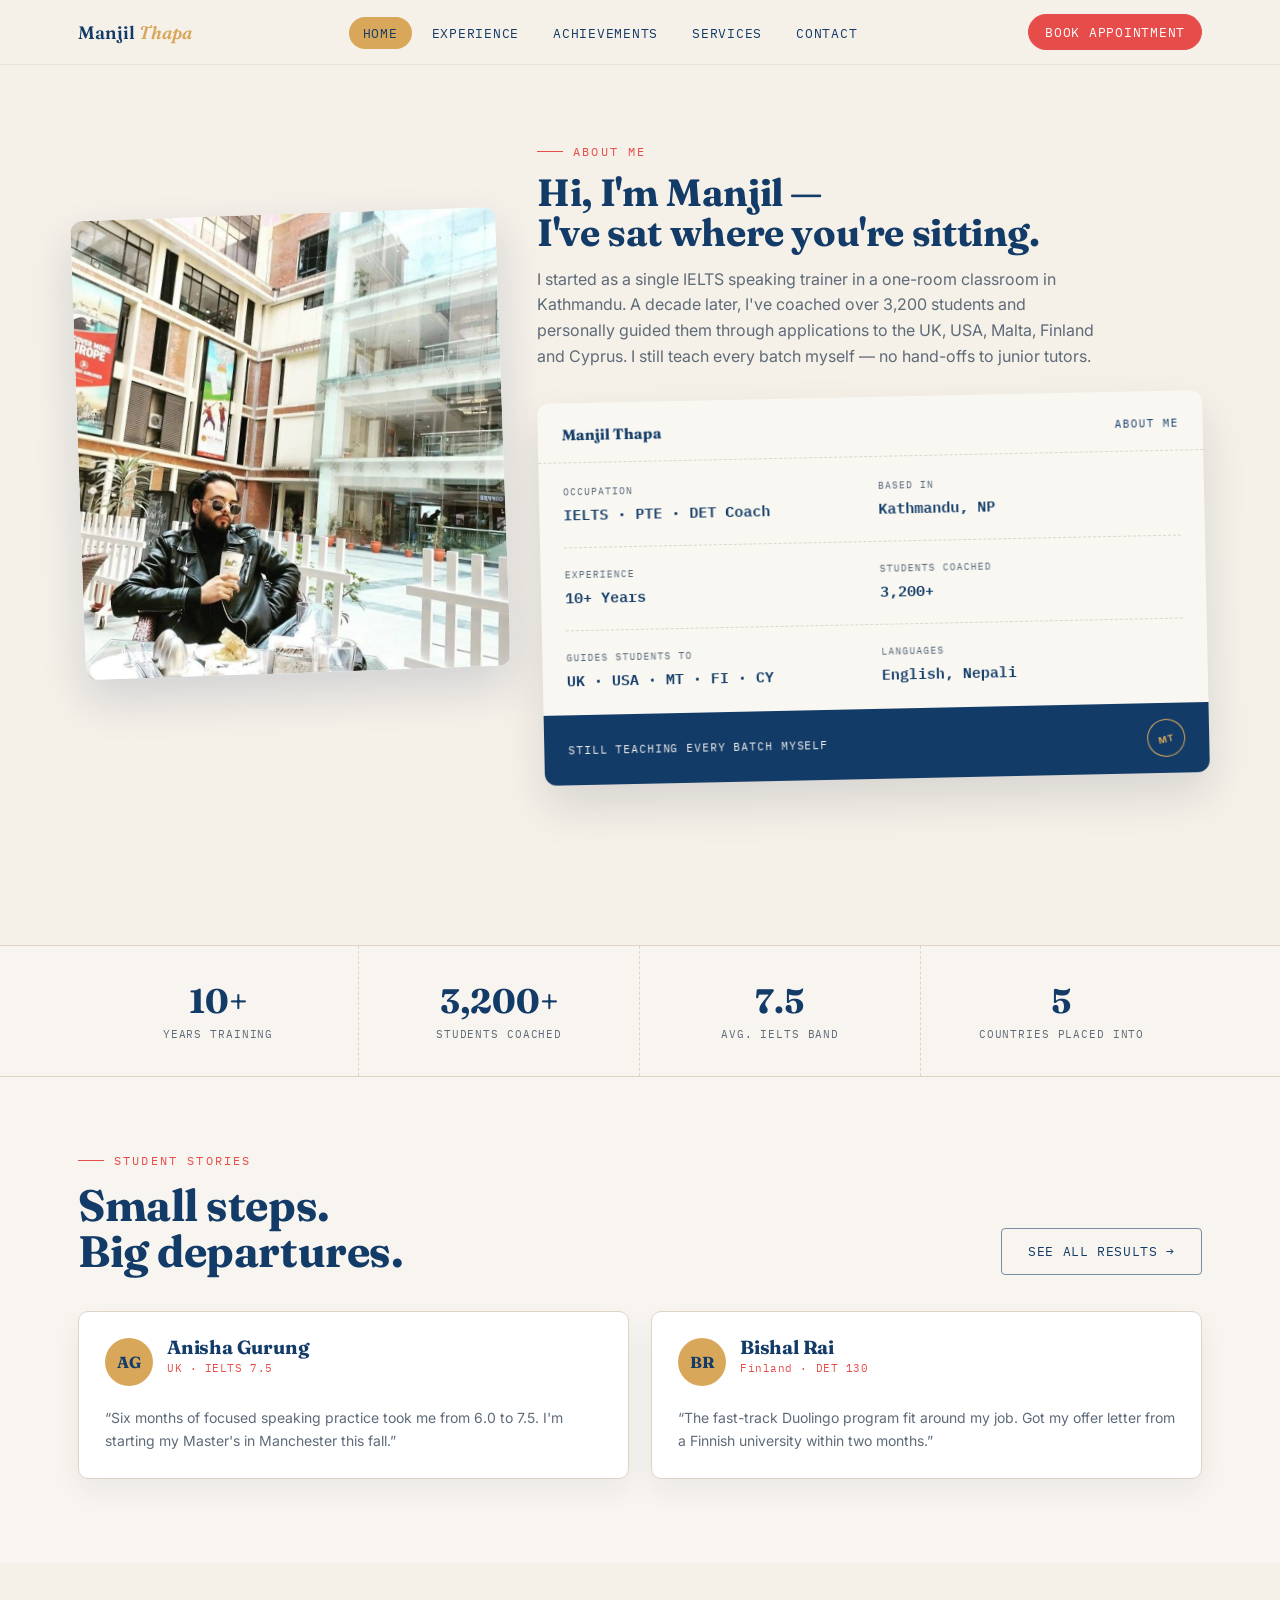
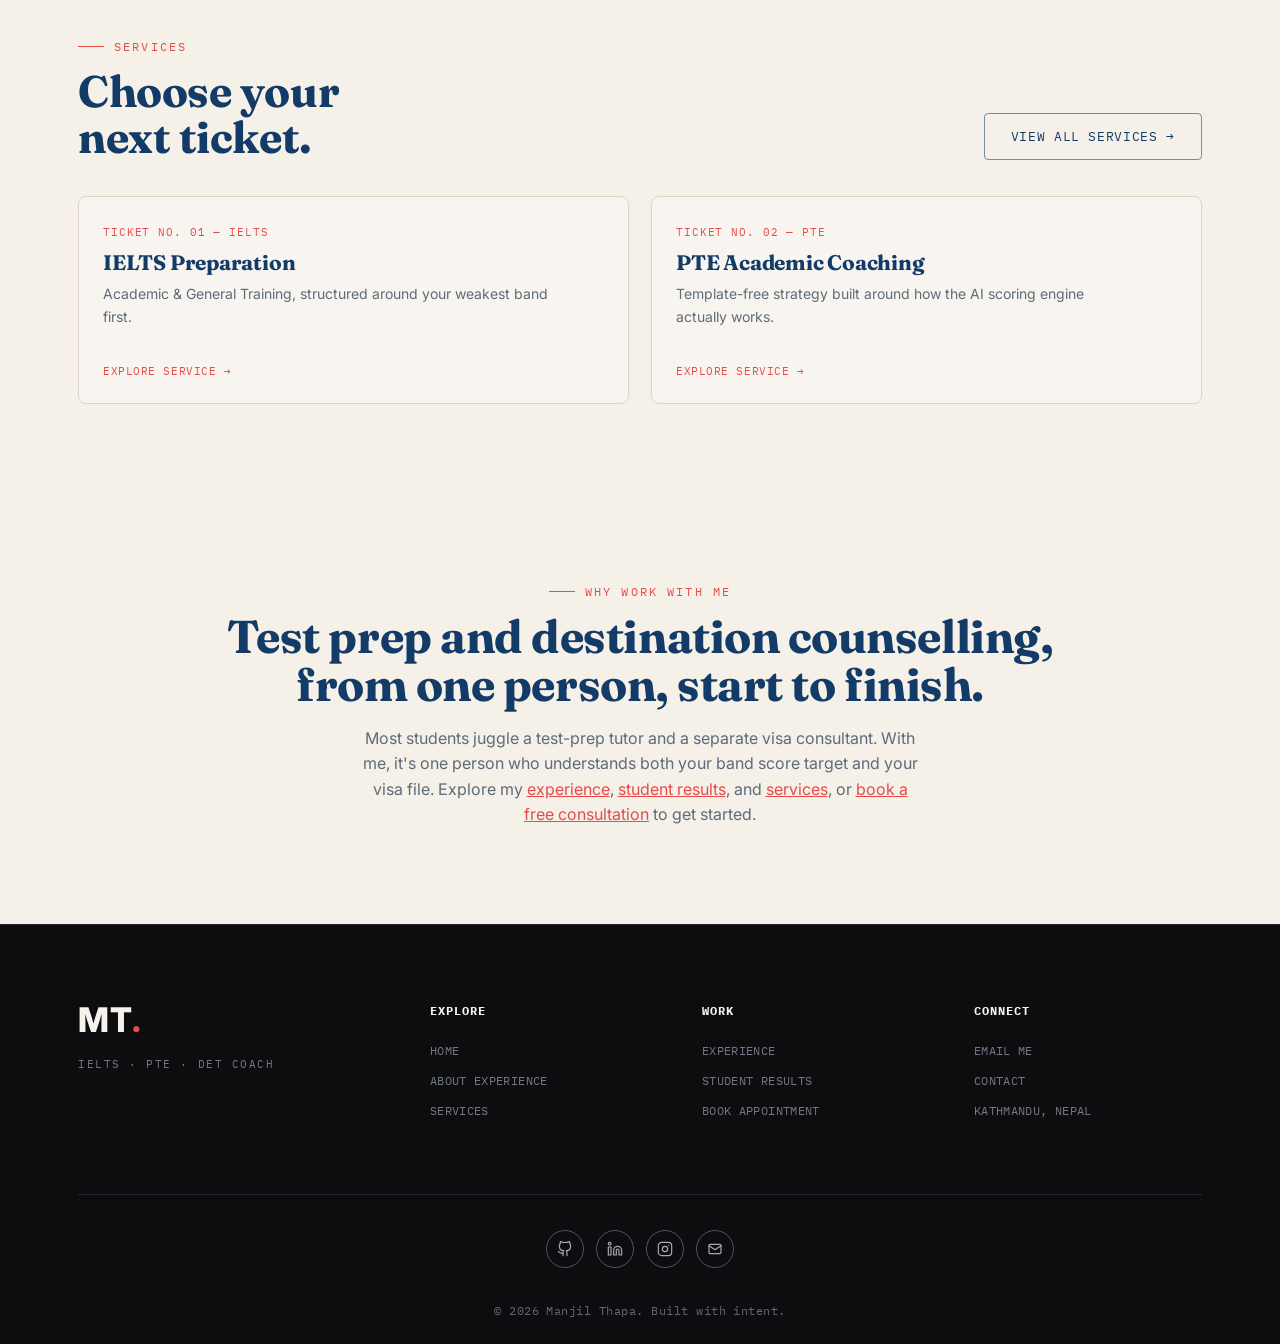
<file: index.html>
<!doctype html>
<html lang="en">
  <head>
    <meta charset="UTF-8" />
    <meta name="viewport" content="width=device-width, initial-scale=1.0" />
    <title>
      Manjil Thapa — IELTS · PTE · Duolingo Coach & Study Abroad Counsellor
    </title>
    <link rel="preconnect" href="https://fonts.googleapis.com" />
    <link
      href="https://fonts.googleapis.com/css2?family=Fraunces:ital,opsz,wght@0,9..144,400;0,9..144,600;0,9..144,700;1,9..144,500&family=Inter:wght@400;500;600;700&family=IBM+Plex+Mono:wght@400;500;600&display=swap"
      rel="stylesheet"
    />
    <link rel="stylesheet" href="styles.css" />
  </head>
  <body>
    <header>
      <div class="navwrap">
        <a href="index.html" class="brand">
          <div class="brand-name">Manjil <span>Thapa</span></div>
        </a>
        <nav>
          <ul id="navLinks">
            <li><a href="index.html">Home</a></li>
            <li><a href="experience.html">Experience</a></li>
            <li><a href="achievements.html">Achievements</a></li>
            <li><a href="services.html">Services</a></li>
            <li><a href="contact.html">Contact</a></li>
          </ul>
        </nav>
        <a href="appointment.html" class="nav-cta">Book Appointment</a>
        <button class="hamburger" id="hamburgerBtn" aria-label="Menu">
          <span></span><span></span><span></span>
        </button>
      </div>
      <div class="mobile-menu" id="mobileMenu">
        <ul>
          <li><a href="index.html">Home</a></li>
          <li><a href="experience.html">Experience</a></li>
          <li><a href="achievements.html">Achievements</a></li>
          <li><a href="services.html">Services</a></li>
          <li><a href="appointment.html">Book Appointment</a></li>
          <li><a href="contact.html">Contact</a></li>
        </ul>
      </div>
    </header>

    <section>
      <div class="container">
        <div class="achievement-profile reveal">
          <figure class="achievement-photo">
            <img src="pp.jpeg" alt="Sadhana teaching a student" />
          </figure>
          <div class="ticket-panel">
            <div class="about-copy">
              <div class="eyebrow">About Me</div>
              <h2 class="section-title">
                Hi, I'm Manjil —<br />I've sat where you're sitting.
              </h2>
              <p class="section-sub">
                I started as a single IELTS speaking trainer in a one-room
                classroom in Kathmandu. A decade later, I've coached over 3,200
                students and personally guided them through applications to the
                UK, USA, Malta, Finland and Cyprus. I still teach every batch
                myself — no hand-offs to junior tutors.
              </p>
            </div>
            <div class="boarding-pass achievement-ticket">
              <div class="bp-top">
                <div class="bp-brand">Manjil Thapa</div>
                <div class="bp-tag">About Me</div>
              </div>
              <div class="bp-body">
                <div class="bp-field">
                  <label>Occupation</label>
                  <div>IELTS · PTE · DET Coach</div>
                </div>
                <div class="bp-field">
                  <label>Based In</label>
                  <div>Kathmandu, NP</div>
                </div>
                <div class="bp-divider"></div>
                <div class="bp-field">
                  <label>Experience</label>
                  <div>10+ Years</div>
                </div>
                <div class="bp-field">
                  <label>Students Coached</label>
                  <div>3,200+</div>
                </div>
                <div class="bp-divider"></div>
                <div class="bp-field">
                  <label>Guides Students To</label>
                  <div>UK · USA · MT · FI · CY</div>
                </div>
                <div class="bp-field">
                  <label>Languages</label>
                  <div>English, Nepali</div>
                </div>
              </div>
              <div class="bp-bottom">
                <span>Still teaching every batch myself</span>
                <div class="stamp-mini">MT</div>
              </div>
            </div>
          </div>
        </div>
      </div>
    </section>

    <div class="stats-strip">
      <div class="container stats-grid">
        <div class="stat"><b>10+</b><span>Years Training</span></div>
        <div class="stat"><b>3,200+</b><span>Students Coached</span></div>
        <div class="stat"><b>7.5</b><span>Avg. IELTS Band</span></div>
        <div class="stat"><b>5</b><span>Countries Placed Into</span></div>
      </div>
    </div>
    <section class="home-stories">
      <div class="container">
        <div class="home-stories-heading">
          <div>
            <div class="eyebrow">Student Stories</div>
            <h2 class="section-title">Small steps.<br />Big departures.</h2>
          </div>
          <a class="btn-ghost" href="achievements.html">See all results →</a>
        </div>
        <div class="home-stories-grid">
          <article class="home-story">
            <div class="avatar">AG</div>
            <div>
              <h3>Anisha Gurung</h3>
              <div class="home-story-meta">UK · IELTS 7.5</div>
            </div>
            <p>
              “Six months of focused speaking practice took me from 6.0 to 7.5.
              I'm starting my Master's in Manchester this fall.”
            </p>
          </article>
          <article class="home-story">
            <div class="avatar">BR</div>
            <div>
              <h3>Bishal Rai</h3>
              <div class="home-story-meta">Finland · DET 130</div>
            </div>
            <p>
              “The fast-track Duolingo program fit around my job. Got my offer
              letter from a Finnish university within two months.”
            </p>
          </article>
        </div>
      </div>
    </section>
    <section class="home-services">
      <div class="container">
        <div class="home-stories-heading">
          <div>
            <div class="eyebrow">Services</div>
            <h2 class="section-title">Choose your<br />next ticket.</h2>
          </div>
          <a class="btn-ghost" href="services.html">View all services →</a>
        </div>
        <div class="home-services-grid">
          <article class="ticket home-service">
            <div class="ticket-num">TICKET NO. 01 — IELTS</div>
            <h3>IELTS Preparation</h3>
            <p>
              Academic &amp; General Training, structured around your weakest
              band first.
            </p>
            <a href="services.html" class="home-service-link"
              >Explore service →</a
            >
          </article>
          <article class="ticket home-service">
            <div class="ticket-num">TICKET NO. 02 — PTE</div>
            <h3>PTE Academic Coaching</h3>
            <p>
              Template-free strategy built around how the AI scoring engine
              actually works.
            </p>
            <a href="services.html" class="home-service-link"
              >Explore service →</a
            >
          </article>
        </div>
      </div>
    </section>
    <section>
      <div class="container reveal" style="text-align: center">
        <div class="eyebrow" style="justify-content: center">
          Why Work With Me
        </div>
        <h2 class="section-title">
          Test prep and destination counselling,<br />from one person, start to
          finish.
        </h2>
        <p class="section-sub" style="margin: 16px auto 0">
          Most students juggle a test-prep tutor and a separate visa consultant.
          With me, it's one person who understands both your band score target
          and your visa file. Explore my
          <a
            href="experience.html"
            style="color: var(--red); text-decoration: underline"
            >experience</a
          >,
          <a
            href="achievements.html"
            style="color: var(--red); text-decoration: underline"
            >student results</a
          >, and
          <a
            href="services.html"
            style="color: var(--red); text-decoration: underline"
            >services</a
          >, or
          <a
            href="appointment.html"
            style="color: var(--red); text-decoration: underline"
            >book a free consultation</a
          >
          to get started.
        </p>
      </div>
    </section>

    <footer class="site-footer">
      <div class="container footer-inner">
        <div class="footer-top">
          <a href="index.html" class="footer-brand"
            >MT<span>.</span><small>IELTS · PTE · DET COACH</small></a
          >
          <div class="footer-column">
            <strong>Explore</strong><a href="index.html">Home</a
            ><a href="experience.html">About experience</a
            ><a href="services.html">Services</a>
          </div>
          <div class="footer-column">
            <strong>Work</strong><a href="experience.html">Experience</a
            ><a href="achievements.html">Student results</a
            ><a href="appointment.html">Book appointment</a>
          </div>
          <div class="footer-column">
            <strong>Connect</strong><a href="contact.html">Email me</a
            ><a href="contact.html">Contact</a
            ><a href="contact.html">Kathmandu, Nepal</a>
          </div>
        </div>
        <div class="footer-social" aria-label="Social links">
          <a href="contact.html" aria-label="GitHub"
            ><svg viewBox="0 0 24 24" aria-hidden="true">
              <path
                d="M15 22v-4a4.8 4.8 0 0 0-1-3.5c3.2 0 6.5-1.6 6.5-7A5.4 5.4 0 0 0 19 3.8 5 5 0 0 0 18.9 1S17.7.6 15 2.3a13.4 13.4 0 0 0-6 0C6.3.6 5.1 1 5.1 1A5 5 0 0 0 5 3.8a5.4 5.4 0 0 0-1.5 3.7c0 5.4 3.3 7 6.5 7a4.8 4.8 0 0 0-1 3.5v4"
              />
              <path d="M9 18c-4.5 2-5-2-7-2" /></svg></a
          ><a href="contact.html" aria-label="LinkedIn"
            ><svg viewBox="0 0 24 24" aria-hidden="true">
              <path
                d="M16 8a6 6 0 0 1 6 6v7h-4v-7a2 2 0 0 0-4 0v7h-4v-7a6 6 0 0 1 6-6z"
              />
              <rect x="2" y="9" width="4" height="12" />
              <circle cx="4" cy="4" r="2" /></svg></a
          ><a
            href="https://www.instagram.com/manzil_thapa_official/"
            target="_blank"
            rel="noopener noreferrer"
            aria-label="Instagram"
            ><svg viewBox="0 0 24 24" aria-hidden="true">
              <rect x="2" y="2" width="20" height="20" rx="5" />
              <circle cx="12" cy="12" r="4" />
              <circle
                cx="17.5"
                cy="6.5"
                r="1"
                fill="currentColor"
                stroke="none"
              /></svg></a
          ><a href="contact.html" aria-label="Email"
            ><svg viewBox="0 0 24 24" aria-hidden="true">
              <rect x="3" y="5" width="18" height="14" rx="2" />
              <path d="m3 7 9 6 9-6" /></svg
          ></a>
        </div>
        <div class="footer-copyright">
          © 2026 Manjil Thapa. Built with intent.
        </div>
      </div>
    </footer>

    <script src="script.js"></script>
  </body>
</html>
</file>
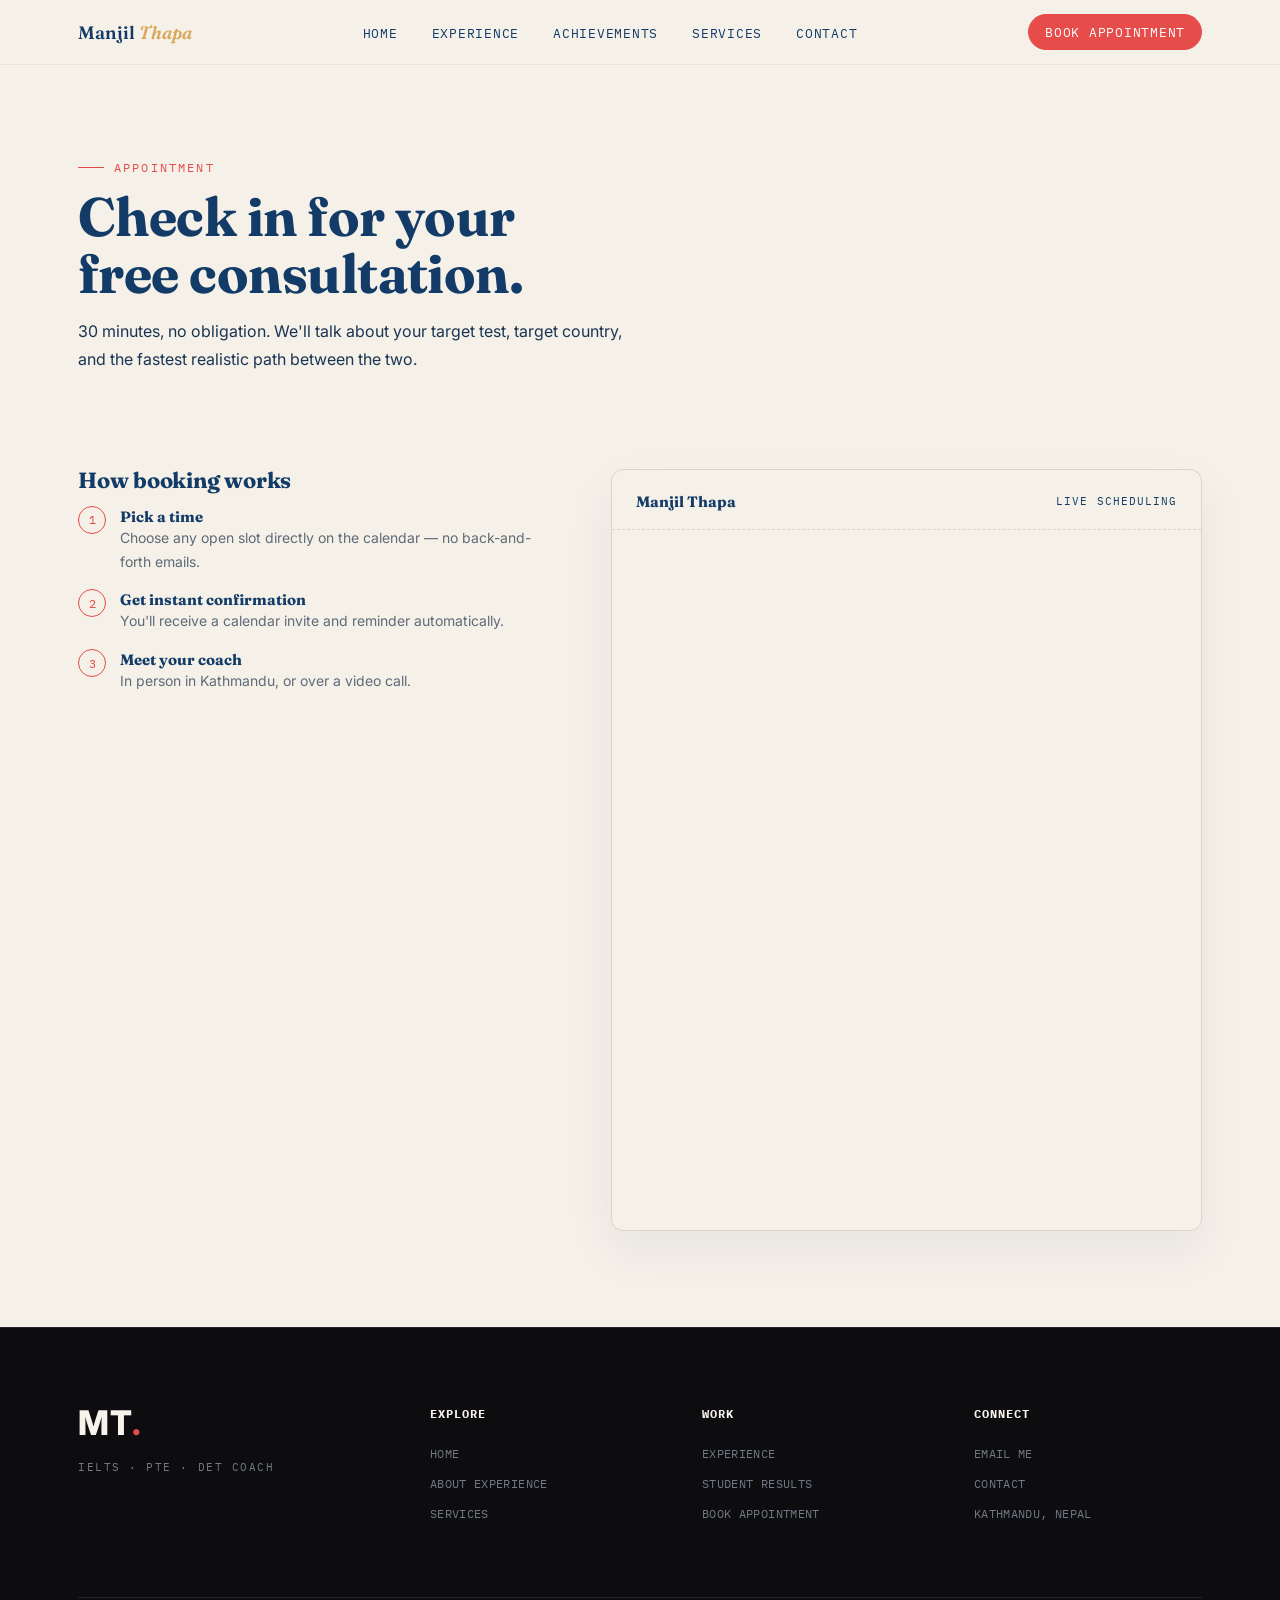
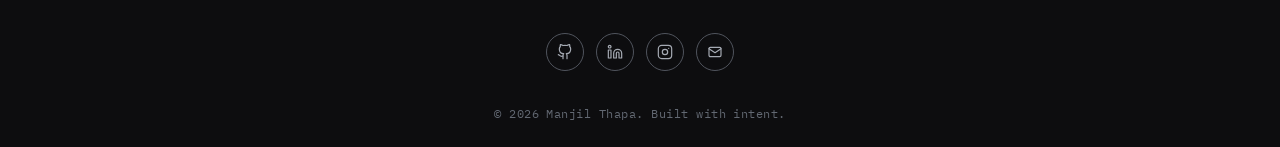
<file: appointment.html>
<!doctype html>
<html lang="en">
  <head>
    <meta charset="UTF-8" />
    <meta name="viewport" content="width=device-width, initial-scale=1.0" />
    <title>Book an Appointment — Manjil Thapa</title>
    <link rel="preconnect" href="https://fonts.googleapis.com" />
    <link
      href="https://fonts.googleapis.com/css2?family=Fraunces:ital,opsz,wght@0,9..144,400;0,9..144,600;0,9..144,700;1,9..144,500&family=Inter:wght@400;500;600;700&family=IBM+Plex+Mono:wght@400;500;600&display=swap"
      rel="stylesheet"
    />
    <link rel="stylesheet" href="styles.css" />
  </head>
  <body>
    <header>
      <div class="navwrap">
        <a href="index.html" class="brand">
          <div class="brand-name">Manjil <span>Thapa</span></div>
        </a>
        <nav>
          <ul id="navLinks">
            <li><a href="index.html">Home</a></li>
            <li><a href="experience.html">Experience</a></li>
            <li><a href="achievements.html">Achievements</a></li>
            <li><a href="services.html">Services</a></li>
            <li><a href="contact.html">Contact</a></li>
          </ul>
        </nav>
        <a href="appointment.html" class="nav-cta">Book Appointment</a>
        <button class="hamburger" id="hamburgerBtn" aria-label="Menu">
          <span></span><span></span><span></span>
        </button>
      </div>
      <div class="mobile-menu" id="mobileMenu">
        <ul>
          <li><a href="index.html">Home</a></li>
          <li><a href="experience.html">Experience</a></li>
          <li><a href="achievements.html">Achievements</a></li>
          <li><a href="services.html">Services</a></li>
          <li><a href="appointment.html">Book Appointment</a></li>
          <li><a href="contact.html">Contact</a></li>
        </ul>
      </div>
    </header>

    <div class="page-hero" style="padding-bottom: 0">
      <div class="container">
        <div class="eyebrow">Appointment</div>
        <h1>Check in for your<br />free consultation.</h1>
        <p>
          30 minutes, no obligation. We'll talk about your target test, target
          country, and the fastest realistic path between the two.
        </p>
      </div>
    </div>

    <section id="appointment">
      <div class="container appt-wrap">
        <div class="appt-info reveal">
          <h3>How booking works</h3>
          <div class="appt-steps">
            <div class="appt-step">
              <div class="num">1</div>
              <div>
                <strong>Pick a time</strong>
                <p>
                  Choose any open slot directly on the calendar — no
                  back-and-forth emails.
                </p>
              </div>
            </div>
            <div class="appt-step">
              <div class="num">2</div>
              <div>
                <strong>Get instant confirmation</strong>
                <p>
                  You'll receive a calendar invite and reminder automatically.
                </p>
              </div>
            </div>
            <div class="appt-step">
              <div class="num">3</div>
              <div>
                <strong>Meet your coach</strong>
                <p>In person in Kathmandu, or over a video call.</p>
              </div>
            </div>
          </div>
        </div>

        <div class="appt-card reveal" style="padding: 0; overflow: hidden">
          <div
            class="bp-top"
            style="border-bottom: 1px dashed var(--paper-line)"
          >
            <div class="bp-brand">Manjil Thapa</div>
            <div class="bp-tag">Live Scheduling</div>
          </div>
          <!-- Calendly inline widget begin -->
          <div
            class="calendly-inline-widget"
            data-url="https://calendly.com/ritik90/book-appointment?hide_gdpr_banner=1"
            style="min-width: 320px; height: 700px"
          ></div>
          <!-- Calendly inline widget end -->
        </div>
      </div>
    </section>

    <!-- Calendly widget script -->
    <script
      type="text/javascript"
      src="https://assets.calendly.com/assets/external/widget.js"
      async
    ></script>

    <footer class="site-footer">
      <div class="container footer-inner">
        <div class="footer-top">
          <a href="index.html" class="footer-brand"
            >MT<span>.</span><small>IELTS · PTE · DET COACH</small></a
          >
          <div class="footer-column">
            <strong>Explore</strong><a href="index.html">Home</a
            ><a href="experience.html">About experience</a
            ><a href="services.html">Services</a>
          </div>
          <div class="footer-column">
            <strong>Work</strong><a href="experience.html">Experience</a
            ><a href="achievements.html">Student results</a
            ><a href="appointment.html">Book appointment</a>
          </div>
          <div class="footer-column">
            <strong>Connect</strong><a href="contact.html">Email me</a
            ><a href="contact.html">Contact</a
            ><a href="contact.html">Kathmandu, Nepal</a>
          </div>
        </div>
        <div class="footer-social" aria-label="Social links">
          <a href="contact.html" aria-label="GitHub"
            ><svg viewBox="0 0 24 24" aria-hidden="true">
              <path
                d="M15 22v-4a4.8 4.8 0 0 0-1-3.5c3.2 0 6.5-1.6 6.5-7A5.4 5.4 0 0 0 19 3.8 5 5 0 0 0 18.9 1S17.7.6 15 2.3a13.4 13.4 0 0 0-6 0C6.3.6 5.1 1 5.1 1A5 5 0 0 0 5 3.8a5.4 5.4 0 0 0-1.5 3.7c0 5.4 3.3 7 6.5 7a4.8 4.8 0 0 0-1 3.5v4"
              />
              <path d="M9 18c-4.5 2-5-2-7-2" /></svg></a
          ><a href="contact.html" aria-label="LinkedIn"
            ><svg viewBox="0 0 24 24" aria-hidden="true">
              <path
                d="M16 8a6 6 0 0 1 6 6v7h-4v-7a2 2 0 0 0-4 0v7h-4v-7a6 6 0 0 1 6-6z"
              />
              <rect x="2" y="9" width="4" height="12" />
              <circle cx="4" cy="4" r="2" /></svg></a
          ><a
            href="https://www.instagram.com/manzil_thapa_official/"
            target="_blank"
            rel="noopener noreferrer"
            aria-label="Instagram"
            ><svg viewBox="0 0 24 24" aria-hidden="true">
              <rect x="2" y="2" width="20" height="20" rx="5" />
              <circle cx="12" cy="12" r="4" />
              <circle
                cx="17.5"
                cy="6.5"
                r="1"
                fill="currentColor"
                stroke="none"
              /></svg></a
          ><a href="contact.html" aria-label="Email"
            ><svg viewBox="0 0 24 24" aria-hidden="true">
              <rect x="3" y="5" width="18" height="14" rx="2" />
              <path d="m3 7 9 6 9-6" /></svg
          ></a>
        </div>
        <div class="footer-copyright">
          © 2026 Manjil Thapa. Built with intent.
        </div>
      </div>
    </footer>

    <script src="script.js"></script>
  </body>
</html>
</file>
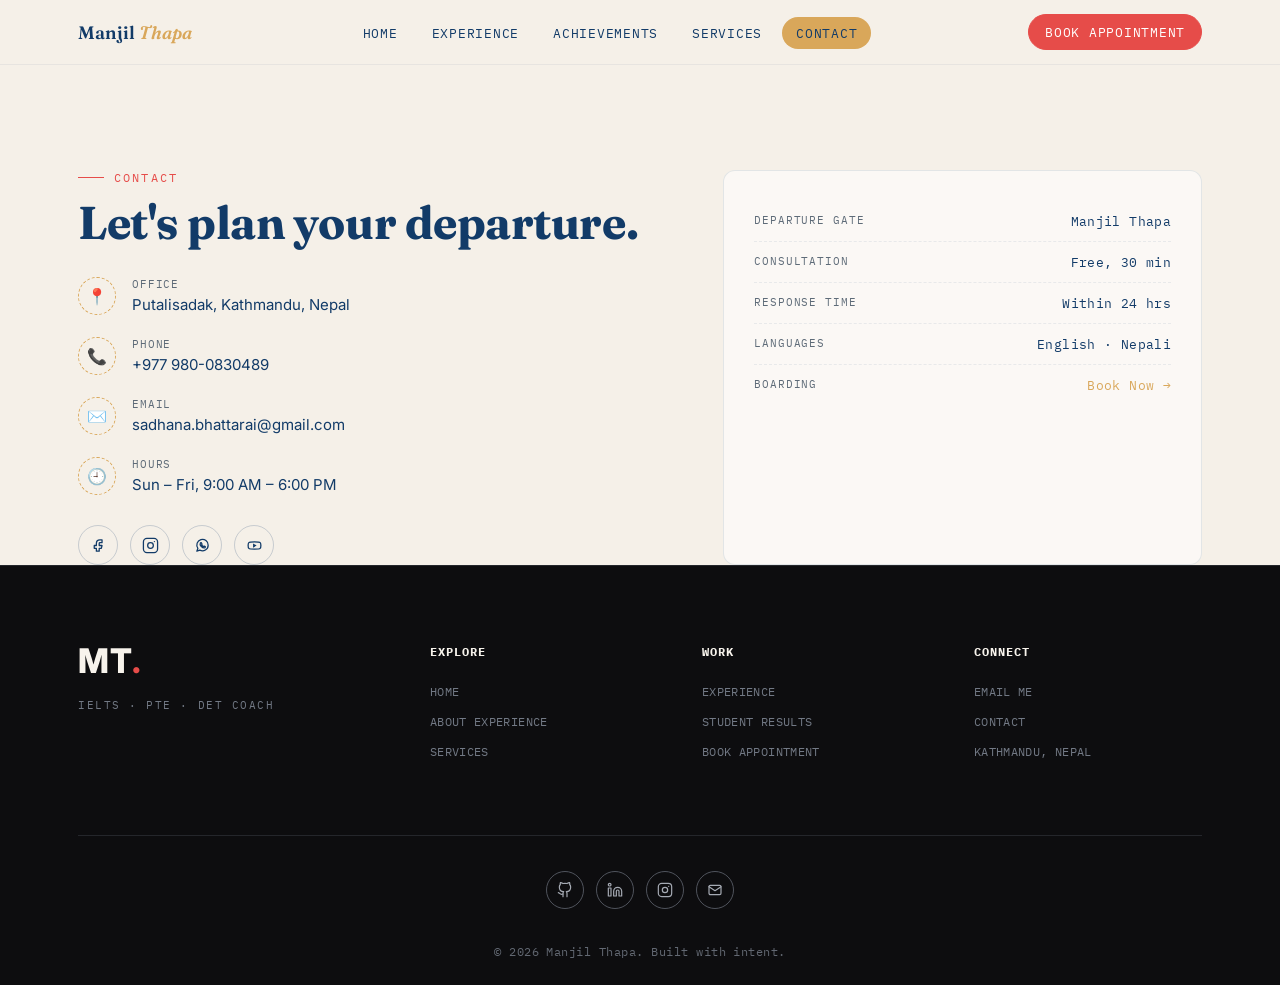
<file: contact.html>
<!doctype html>
<html lang="en">
  <head>
    <meta charset="UTF-8" />
    <meta name="viewport" content="width=device-width, initial-scale=1.0" />
    <title>Contact — Manjil Thapa</title>
    <link rel="preconnect" href="https://fonts.googleapis.com" />
    <link
      href="https://fonts.googleapis.com/css2?family=Fraunces:ital,opsz,wght@0,9..144,400;0,9..144,600;0,9..144,700;1,9..144,500&family=Inter:wght@400;500;600;700&family=IBM+Plex+Mono:wght@400;500;600&display=swap"
      rel="stylesheet"
    />
    <link rel="stylesheet" href="styles.css" />
  </head>
  <body>
    <header>
      <div class="navwrap">
        <a href="index.html" class="brand">
          <div class="brand-name">Manjil <span>Thapa</span></div>
        </a>
        <nav>
          <ul id="navLinks">
            <li><a href="index.html">Home</a></li>
            <li><a href="experience.html">Experience</a></li>
            <li><a href="achievements.html">Achievements</a></li>
            <li><a href="services.html">Services</a></li>
            <li><a href="contact.html">Contact</a></li>
          </ul>
        </nav>
        <a href="appointment.html" class="nav-cta">Book Appointment</a>
        <button class="hamburger" id="hamburgerBtn" aria-label="Menu">
          <span></span><span></span><span></span>
        </button>
      </div>
      <div class="mobile-menu" id="mobileMenu">
        <ul>
          <li><a href="index.html">Home</a></li>
          <li><a href="experience.html">Experience</a></li>
          <li><a href="achievements.html">Achievements</a></li>
          <li><a href="services.html">Services</a></li>
          <li><a href="appointment.html">Book Appointment</a></li>
          <li><a href="contact.html">Contact</a></li>
        </ul>
      </div>
    </header>

    <section id="contact" style="padding-top: 170px">
      <div class="container contact-grid">
        <div class="contact-info reveal">
          <div class="eyebrow">Contact</div>
          <h2 class="section-title">Let's plan your departure.</h2>
          <div class="contact-list">
            <div class="contact-row">
              <div class="ico">📍</div>
              <div>
                <label>Office</label><span>Putalisadak, Kathmandu, Nepal</span>
              </div>
            </div>
            <div class="contact-row">
              <div class="ico">📞</div>
              <div><label>Phone</label><span>+977 980-0830489</span></div>
            </div>
            <div class="contact-row">
              <div class="ico">✉️</div>
              <div>
                <label>Email</label><span>sadhana.bhattarai@gmail.com</span>
              </div>
            </div>
            <div class="contact-row">
              <div class="ico">🕘</div>
              <div>
                <label>Hours</label><span>Sun – Fri, 9:00 AM – 6:00 PM</span>
              </div>
            </div>
          </div>
          <div class="social-row">
            <a href="#" aria-label="Facebook"><svg viewBox="0 0 24 24" aria-hidden="true"><path d="M14 8h3V4h-3c-2.8 0-5 2.2-5 5v3H6v4h3v4h4v-4h3l1-4h-4V9c0-.6.4-1 1-1z"/></svg></a>
            <a href="https://www.instagram.com/manzil_thapa_official/" target="_blank" rel="noopener noreferrer" aria-label="Instagram"><svg viewBox="0 0 24 24" aria-hidden="true"><rect x="2" y="2" width="20" height="20" rx="5"/><circle cx="12" cy="12" r="4"/><circle cx="17.5" cy="6.5" r="1" fill="currentColor" stroke="none"/></svg></a>
            <a href="#" aria-label="WhatsApp"><svg viewBox="0 0 24 24" aria-hidden="true"><path d="M20 11.5a8 8 0 0 1-11.8 7L4 20l1.5-4.1A8 8 0 1 1 20 11.5z"/><path d="M9 8.5c.2-.4.4-.4.7-.4h.5c.2 0 .4.1.5.4l.6 1.4c.1.2.1.4-.1.6l-.5.6c.6 1.1 1.5 1.9 2.6 2.4l.5-.5c.2-.2.4-.2.6-.1l1.4.7c.2.1.3.3.2.5-.2.7-.7 1.2-1.3 1.3-1.2.2-3.2-.8-4.7-2.3S8.4 9.7 9 8.5z"/></svg></a>
            <a href="#" aria-label="YouTube"><svg viewBox="0 0 24 24" aria-hidden="true"><path d="M21 12s0-3-1-4-4-1-8-1-7 0-8 1-1 4-1 4 0 3 1 4 4 1 8 1 7 0 8-1 1-4 1-4z"/><path d="m10 9 5 3-5 3z" fill="currentColor" stroke="none"/></svg></a>
          </div>
        </div>
        <div class="gate-card reveal">
          <div class="gate-row">
            <span>Departure Gate</span><span>Manjil Thapa</span>
          </div>
          <div class="gate-row">
            <span>Consultation</span><span>Free, 30 min</span>
          </div>
          <div class="gate-row">
            <span>Response Time</span><span>Within 24 hrs</span>
          </div>
          <div class="gate-row">
            <span>Languages</span><span>English · Nepali</span>
          </div>
          <div class="gate-row">
            <span>Boarding</span
            ><span
              ><a href="appointment.html" style="color: var(--gold)"
                >Book Now →</a
              ></span
            >
          </div>
        </div>
      </div>
      <footer class="site-footer">
        <div class="container footer-inner">
          <div class="footer-top">
            <a href="index.html" class="footer-brand">MT<span>.</span><small>IELTS · PTE · DET COACH</small></a>
            <div class="footer-column"><strong>Explore</strong><a href="index.html">Home</a><a href="experience.html">About experience</a><a href="services.html">Services</a></div>
            <div class="footer-column"><strong>Work</strong><a href="experience.html">Experience</a><a href="achievements.html">Student results</a><a href="appointment.html">Book appointment</a></div>
            <div class="footer-column"><strong>Connect</strong><a href="contact.html">Email me</a><a href="contact.html">Contact</a><a href="contact.html">Kathmandu, Nepal</a></div>
          </div>
          <div class="footer-social" aria-label="Social links"><a href="contact.html" aria-label="GitHub"><svg viewBox="0 0 24 24" aria-hidden="true"><path d="M15 22v-4a4.8 4.8 0 0 0-1-3.5c3.2 0 6.5-1.6 6.5-7A5.4 5.4 0 0 0 19 3.8 5 5 0 0 0 18.9 1S17.7.6 15 2.3a13.4 13.4 0 0 0-6 0C6.3.6 5.1 1 5.1 1A5 5 0 0 0 5 3.8a5.4 5.4 0 0 0-1.5 3.7c0 5.4 3.3 7 6.5 7a4.8 4.8 0 0 0-1 3.5v4"/><path d="M9 18c-4.5 2-5-2-7-2"/></svg></a><a href="contact.html" aria-label="LinkedIn"><svg viewBox="0 0 24 24" aria-hidden="true"><path d="M16 8a6 6 0 0 1 6 6v7h-4v-7a2 2 0 0 0-4 0v7h-4v-7a6 6 0 0 1 6-6z"/><rect x="2" y="9" width="4" height="12"/><circle cx="4" cy="4" r="2"/></svg></a><a href="contact.html" aria-label="Instagram"><svg viewBox="0 0 24 24" aria-hidden="true"><rect x="2" y="2" width="20" height="20" rx="5"/><circle cx="12" cy="12" r="4"/><circle cx="17.5" cy="6.5" r="1" fill="currentColor" stroke="none"/></svg></a><a href="contact.html" aria-label="Email"><svg viewBox="0 0 24 24" aria-hidden="true"><rect x="3" y="5" width="18" height="14" rx="2"/><path d="m3 7 9 6 9-6"/></svg></a></div>
          <div class="footer-copyright">© 2026 Manjil Thapa. Built with intent.</div>
        </div>
      </footer>
      </div>
    </section>

    <script src="script.js"></script>
  </body>
</html>
</file>
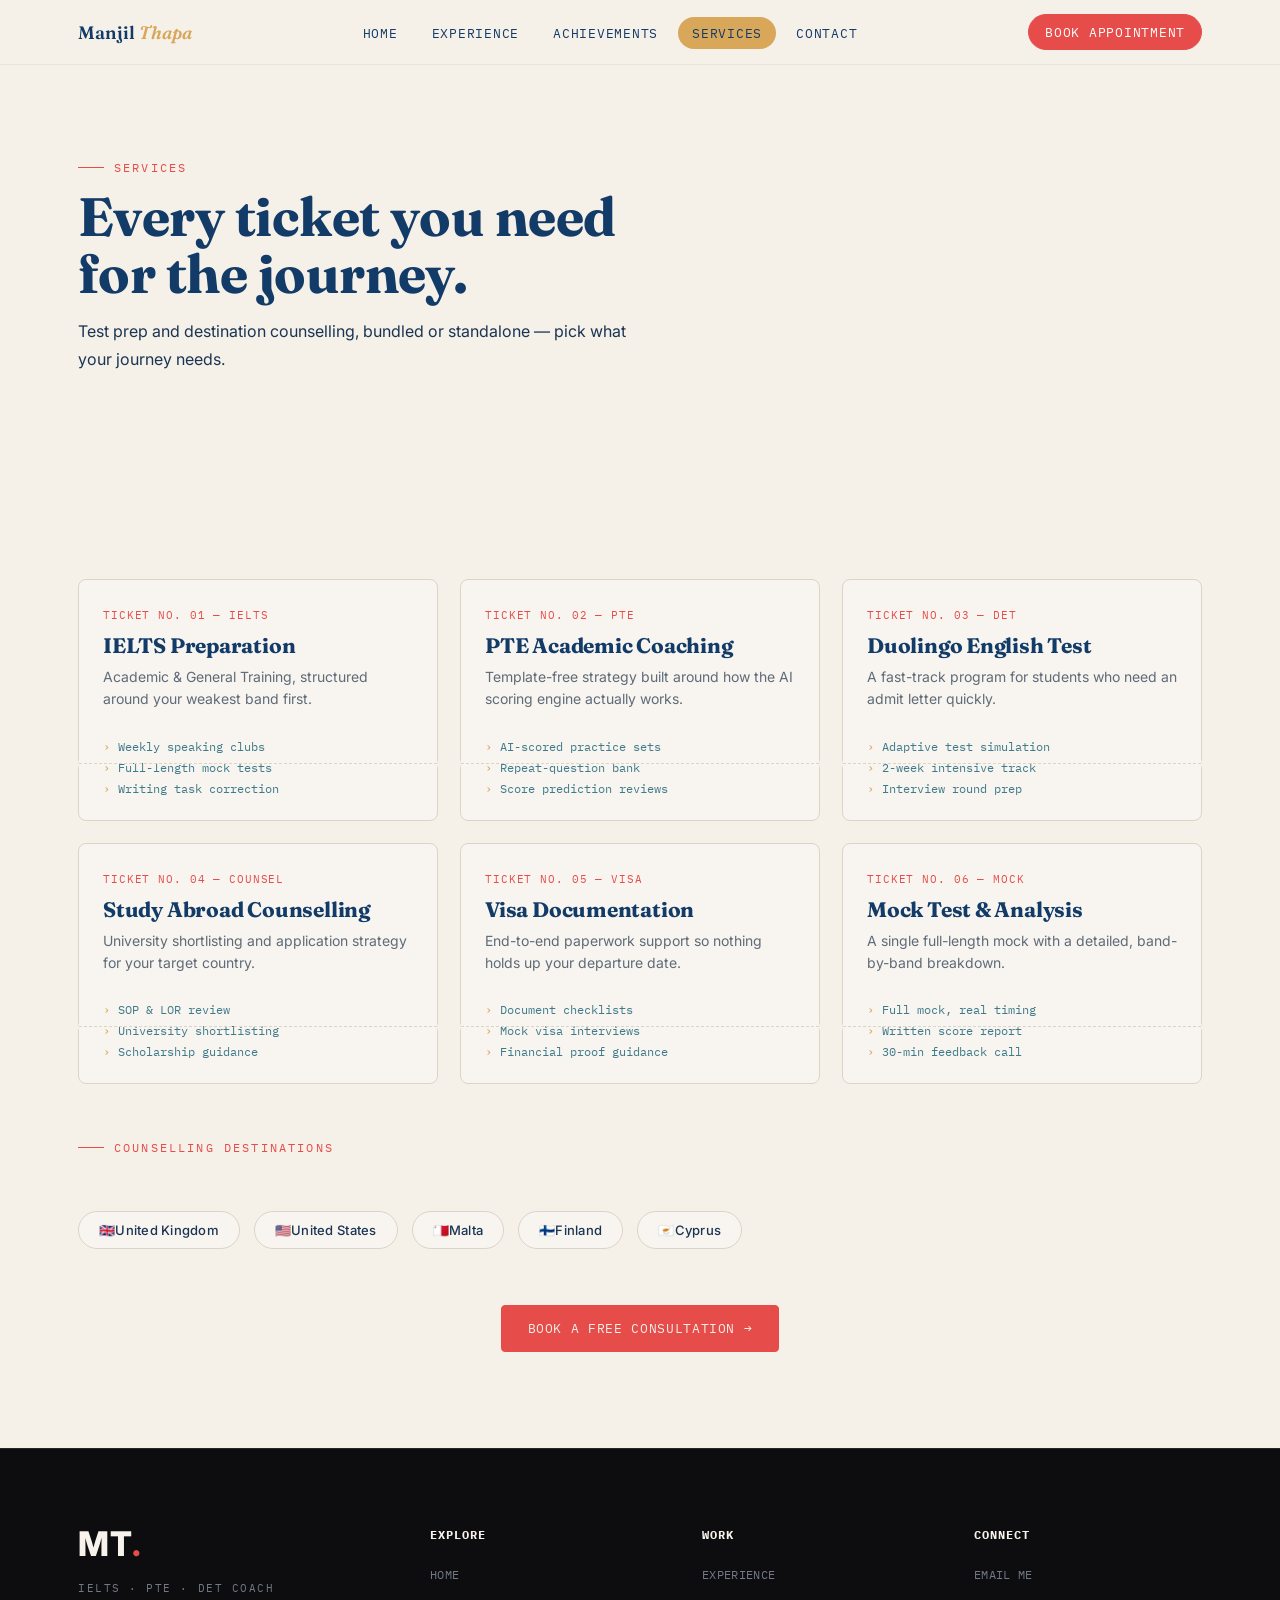
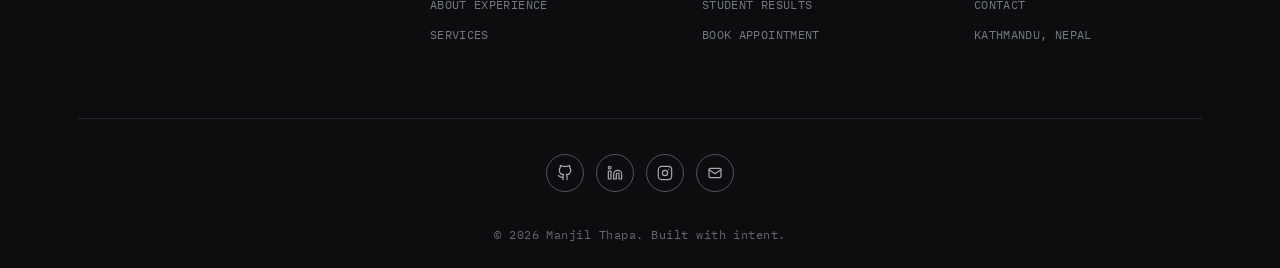
<file: services.html>
<!doctype html>
<html lang="en">
  <head>
    <meta charset="UTF-8" />
    <meta name="viewport" content="width=device-width, initial-scale=1.0" />
    <title>Services — Manjil Thapa</title>
    <link rel="preconnect" href="https://fonts.googleapis.com" />
    <link
      href="https://fonts.googleapis.com/css2?family=Fraunces:ital,opsz,wght@0,9..144,400;0,9..144,600;0,9..144,700;1,9..144,500&family=Inter:wght@400;500;600;700&family=IBM+Plex+Mono:wght@400;500;600&display=swap"
      rel="stylesheet"
    />
    <link rel="stylesheet" href="styles.css" />
  </head>
  <body>
    <header>
      <div class="navwrap">
        <a href="index.html" class="brand">
          <div class="brand-name">Manjil <span>Thapa</span></div>
        </a>
        <nav>
          <ul id="navLinks">
            <li><a href="index.html">Home</a></li>
            <li><a href="experience.html">Experience</a></li>
            <li><a href="achievements.html">Achievements</a></li>
            <li><a href="services.html">Services</a></li>
            <li><a href="contact.html">Contact</a></li>
          </ul>
        </nav>
        <a href="appointment.html" class="nav-cta">Book Appointment</a>
        <button class="hamburger" id="hamburgerBtn" aria-label="Menu">
          <span></span><span></span><span></span>
        </button>
      </div>
      <div class="mobile-menu" id="mobileMenu">
        <ul>
          <li><a href="index.html">Home</a></li>
          <li><a href="experience.html">Experience</a></li>
          <li><a href="achievements.html">Achievements</a></li>
          <li><a href="services.html">Services</a></li>
          <li><a href="appointment.html">Book Appointment</a></li>
          <li><a href="contact.html">Contact</a></li>
        </ul>
      </div>
    </header>

    <div class="page-hero">
      <div class="container">
        <div class="eyebrow">Services</div>
        <h1>Every ticket you need<br />for the journey.</h1>
        <p>
          Test prep and destination counselling, bundled or standalone — pick
          what your journey needs.
        </p>
      </div>
    </div>

    <section id="services">
      <div class="container">
        <div class="services-grid reveal">
          <div class="ticket">
            <div class="ticket-num">TICKET NO. 01 — IELTS</div>
            <h3>IELTS Preparation</h3>
            <p>
              Academic &amp; General Training, structured around your weakest
              band first.
            </p>
            <div class="ticket-perf"></div>
            <ul style="margin-top: 28px">
              <li>Weekly speaking clubs</li>
              <li>Full-length mock tests</li>
              <li>Writing task correction</li>
            </ul>
          </div>
          <div class="ticket">
            <div class="ticket-num">TICKET NO. 02 — PTE</div>
            <h3>PTE Academic Coaching</h3>
            <p>
              Template-free strategy built around how the AI scoring engine
              actually works.
            </p>
            <div class="ticket-perf"></div>
            <ul style="margin-top: 28px">
              <li>AI-scored practice sets</li>
              <li>Repeat-question bank</li>
              <li>Score prediction reviews</li>
            </ul>
          </div>
          <div class="ticket">
            <div class="ticket-num">TICKET NO. 03 — DET</div>
            <h3>Duolingo English Test</h3>
            <p>
              A fast-track program for students who need an admit letter
              quickly.
            </p>
            <div class="ticket-perf"></div>
            <ul style="margin-top: 28px">
              <li>Adaptive test simulation</li>
              <li>2-week intensive track</li>
              <li>Interview round prep</li>
            </ul>
          </div>
          <div class="ticket">
            <div class="ticket-num">TICKET NO. 04 — COUNSEL</div>
            <h3>Study Abroad Counselling</h3>
            <p>
              University shortlisting and application strategy for your target
              country.
            </p>
            <div class="ticket-perf"></div>
            <ul style="margin-top: 28px">
              <li>SOP &amp; LOR review</li>
              <li>University shortlisting</li>
              <li>Scholarship guidance</li>
            </ul>
          </div>
          <div class="ticket">
            <div class="ticket-num">TICKET NO. 05 — VISA</div>
            <h3>Visa Documentation</h3>
            <p>
              End-to-end paperwork support so nothing holds up your departure
              date.
            </p>
            <div class="ticket-perf"></div>
            <ul style="margin-top: 28px">
              <li>Document checklists</li>
              <li>Mock visa interviews</li>
              <li>Financial proof guidance</li>
            </ul>
          </div>
          <div class="ticket">
            <div class="ticket-num">TICKET NO. 06 — MOCK</div>
            <h3>Mock Test &amp; Analysis</h3>
            <p>
              A single full-length mock with a detailed, band-by-band breakdown.
            </p>
            <div class="ticket-perf"></div>
            <ul style="margin-top: 28px">
              <li>Full mock, real timing</li>
              <li>Written score report</li>
              <li>30-min feedback call</li>
            </ul>
          </div>
        </div>

        <div class="reveal">
          <div class="eyebrow" style="margin-top: 56px">
            Counselling Destinations
          </div>
          <div class="countries-row">
            <div class="country-chip">
              <span class="flag">🇬🇧</span> United Kingdom
            </div>
            <div class="country-chip">
              <span class="flag">🇺🇸</span> United States
            </div>
            <div class="country-chip"><span class="flag">🇲🇹</span> Malta</div>
            <div class="country-chip"><span class="flag">🇫🇮</span> Finland</div>
            <div class="country-chip"><span class="flag">🇨🇾</span> Cyprus</div>
          </div>
        </div>

        <div class="reveal" style="margin-top: 56px; text-align: center">
          <a
            href="appointment.html"
            class="btn-primary"
            style="
              background: var(--red);
              color: var(--cream);
              display: inline-flex;
            "
            >Book a Free Consultation →</a
          >
        </div>
      </div>
    </section>

    <footer class="site-footer">
      <div class="container footer-inner">
        <div class="footer-top">
          <a href="index.html" class="footer-brand"
            >MT<span>.</span><small>IELTS · PTE · DET COACH</small></a
          >
          <div class="footer-column">
            <strong>Explore</strong><a href="index.html">Home</a
            ><a href="experience.html">About experience</a
            ><a href="services.html">Services</a>
          </div>
          <div class="footer-column">
            <strong>Work</strong><a href="experience.html">Experience</a
            ><a href="achievements.html">Student results</a
            ><a href="appointment.html">Book appointment</a>
          </div>
          <div class="footer-column">
            <strong>Connect</strong><a href="contact.html">Email me</a
            ><a href="contact.html">Contact</a
            ><a href="contact.html">Kathmandu, Nepal</a>
          </div>
        </div>
        <div class="footer-social" aria-label="Social links">
          <a href="contact.html" aria-label="GitHub"
            ><svg viewBox="0 0 24 24" aria-hidden="true">
              <path
                d="M15 22v-4a4.8 4.8 0 0 0-1-3.5c3.2 0 6.5-1.6 6.5-7A5.4 5.4 0 0 0 19 3.8 5 5 0 0 0 18.9 1S17.7.6 15 2.3a13.4 13.4 0 0 0-6 0C6.3.6 5.1 1 5.1 1A5 5 0 0 0 5 3.8a5.4 5.4 0 0 0-1.5 3.7c0 5.4 3.3 7 6.5 7a4.8 4.8 0 0 0-1 3.5v4"
              />
              <path d="M9 18c-4.5 2-5-2-7-2" /></svg></a
          ><a href="contact.html" aria-label="LinkedIn"
            ><svg viewBox="0 0 24 24" aria-hidden="true">
              <path
                d="M16 8a6 6 0 0 1 6 6v7h-4v-7a2 2 0 0 0-4 0v7h-4v-7a6 6 0 0 1 6-6z"
              />
              <rect x="2" y="9" width="4" height="12" />
              <circle cx="4" cy="4" r="2" /></svg></a
          ><a
            href="https://www.instagram.com/manzil_thapa_official/"
            target="_blank"
            rel="noopener noreferrer"
            aria-label="Instagram"
            ><svg viewBox="0 0 24 24" aria-hidden="true">
              <rect x="2" y="2" width="20" height="20" rx="5" />
              <circle cx="12" cy="12" r="4" />
              <circle
                cx="17.5"
                cy="6.5"
                r="1"
                fill="currentColor"
                stroke="none"
              /></svg></a
          ><a href="contact.html" aria-label="Email"
            ><svg viewBox="0 0 24 24" aria-hidden="true">
              <rect x="3" y="5" width="18" height="14" rx="2" />
              <path d="m3 7 9 6 9-6" /></svg
          ></a>
        </div>
        <div class="footer-copyright">
          © 2026 Manjil Thapa. Built with intent.
        </div>
      </div>
    </footer>

    <script src="script.js"></script>
  </body>
</html>
</file>
<file: styles.css>
:root{
  --ink:#123B68;
  --ink-2:#1E456F;
  --cream:#F5F0E8;
  --cream-2:#F8F4EF;
  --gold:#D9A75A;
  --red:#E64C49;
  --teal:#3D7A8A;
  --text:#1A3553;
  --paper-line:#DED4C6;
  --font-display:'Fraunces',serif;
  --font-body:'Inter',sans-serif;
  --font-mono:'IBM Plex Mono',monospace;
}
*{box-sizing:border-box;margin:0;padding:0;}
html{scroll-behavior:smooth;}
body{
  font-family:var(--font-body);
  color:var(--text);
  background:var(--cream);
  overflow-x:hidden;
}
a{color:inherit;text-decoration:none;}
ul{list-style:none;}
button{font-family:inherit;cursor:pointer;}
img{max-width:100%;display:block;}
.container{max-width:1180px;margin:0 auto;padding:0 28px;}
.eyebrow{
  font-family:var(--font-mono);
  font-size:12px;
  letter-spacing:.18em;
  text-transform:uppercase;
  color:var(--red);
  display:flex;align-items:center;gap:10px;
  margin-bottom:14px;
}
.eyebrow::before{content:"";width:26px;height:1px;background:var(--red);}
h1,h2,h3{font-family:var(--font-display);line-height:1.05;letter-spacing:-.01em;}
.section-title{font-size:clamp(30px,4vw,46px);font-weight:700;color:var(--ink);}
.section-sub{max-width:560px;color:#5E6B78;margin-top:14px;font-size:16px;line-height:1.6;}
section{position:relative;padding:96px 0;}
.page-hero{
  padding:160px 0 60px;background:var(--cream);color:var(--ink);
}
.page-hero .eyebrow{color:var(--red);}
.page-hero .eyebrow::before{background:var(--red);}
.page-hero h1{font-size:clamp(32px,4.8vw,54px);color:var(--ink);}
.page-hero p{margin-top:16px;max-width:560px;color:var(--text);font-size:16px;line-height:1.7;}

/* perforated divider between sections, like tearing a ticket stub */
.perforation{
  position:relative;height:0;border-top:2px dashed var(--paper-line);
}
.perforation::before,.perforation::after{
  content:"";position:absolute;top:-11px;width:22px;height:22px;border-radius:50%;background:var(--cream);
}
.perforation::before{left:-11px;}
.perforation::after{right:-11px;}

/* ---------- NAV ---------- */
header{
  position:fixed;top:0;left:0;right:0;z-index:100;
  background:rgba(245,240,232,.97);
  backdrop-filter:blur(6px);
  border-bottom:1px solid rgba(18,59,104,.06);
}
.navwrap{
  display:flex;align-items:center;justify-content:space-between;
  padding:14px 28px;max-width:1180px;margin:0 auto;
}
.brand{display:flex;align-items:center;gap:10px;color:var(--cream);}
.brand-mark{
  width:34px;height:34px;border-radius:50%;border:1.5px dashed var(--gold);
  display:flex;align-items:center;justify-content:center;
  font-family:var(--font-mono);font-size:11px;color:var(--gold);letter-spacing:.05em;
  flex-shrink:0;
}
.brand-name{font-family:var(--font-display);font-weight:600;font-size:18px;color:var(--ink);}
.brand-name span{color:var(--gold);font-style:italic;}
nav ul{display:flex;gap:6px;}
nav a{
  font-family:var(--font-mono);font-size:12.5px;letter-spacing:.06em;text-transform:uppercase;
  color:var(--ink);padding:8px 14px;border-radius:20px;transition:all .25s ease;position:relative;
}
nav a:hover, nav a.active{color:var(--ink);background:var(--gold);}
.nav-cta{
  font-family:var(--font-mono);font-size:12.5px;letter-spacing:.06em;text-transform:uppercase;
  background:var(--red);color:#fff;padding:9px 16px;border-radius:20px;
  border:1px solid var(--red);transition:.25s ease;
}
.nav-cta:hover{background:#d93d3d;color:#fff;border-color:#d93d3d;}
.hamburger{display:none;flex-direction:column;gap:5px;background:none;border:none;padding:6px;}
.hamburger span{width:24px;height:2px;background:var(--cream);display:block;}
.mobile-menu{
  display:none;position:fixed;top:64px;left:0;right:0;background:var(--ink);
  z-index:99;border-bottom:1px solid rgba(217,148,50,.12);
}
.mobile-menu.open{display:block;}
.mobile-menu ul{display:flex;flex-direction:column;padding:10px 28px 20px;}
.mobile-menu a{padding:14px 0;color:var(--cream);font-family:var(--font-mono);font-size:13px;letter-spacing:.06em;text-transform:uppercase;border-bottom:1px solid rgba(217,148,50,.08);}
.mobile-menu a.active{color:var(--gold);}

/* ---------- HERO (home page) ---------- */
#home{
  background:var(--cream);
  color:var(--ink);
  padding:170px 0 110px;
  min-height:100vh;
  display:flex;align-items:center;
}
.hero-grid{display:grid;grid-template-columns:1.15fr .85fr;gap:60px;align-items:center;}
.hero-eyebrow{
  font-family:var(--font-mono);font-size:12px;letter-spacing:.2em;text-transform:uppercase;
  color:var(--ink);display:flex;align-items:center;gap:10px;margin-bottom:20px;
  opacity:0;animation:fadeUp .8s ease forwards;
}
.hero-eyebrow::before{content:"›";color:var(--gold);font-size:18px;line-height:1;display:inline-block;transform:translateY(-1px);}
h1.hero-title{
  font-size:clamp(38px,5.4vw,68px);font-weight:700;color:var(--ink);
  opacity:0;animation:fadeUp .9s ease .15s forwards;
}
h1.hero-title em{color:var(--gold);font-style:italic;}
.hero-desc{
  margin-top:22px;max-width:520px;color:var(--text);font-size:17px;line-height:1.7;
  opacity:0;animation:fadeUp .9s ease .3s forwards;
}
.hero-actions{display:flex;gap:14px;margin-top:34px;flex-wrap:wrap;
  opacity:0;animation:fadeUp .9s ease .45s forwards;}
.btn-primary,.btn-ghost{
  font-family:var(--font-mono);font-size:13px;letter-spacing:.05em;text-transform:uppercase;
  padding:14px 26px;border-radius:4px;display:inline-flex;align-items:center;gap:8px;transition:.25s ease;
}
.btn-primary{background:var(--red);color:#fff;border:1px solid var(--red);}
.btn-primary:hover{background:#d93d3d;color:#fff;border-color:#d93d3d;transform:translateY(-2px);}
.btn-ghost{border:1px solid rgba(18,59,104,.55);color:var(--ink);background:transparent;}
.btn-ghost:hover{background:rgba(18,59,104,.04);transform:translateY(-2px);}

@keyframes fadeUp{from{opacity:0;transform:translateY(18px);}to{opacity:1;transform:translateY(0);}}

/* boarding pass card */
.boarding-pass{
  background:#f9f7f2;color:var(--ink);border-radius:12px;overflow:hidden;
  box-shadow:0 22px 45px rgba(12,28,46,.12);
  opacity:0;animation:passIn 1s cubic-bezier(.16,1,.3,1) .5s forwards;
  transform-origin:top center;
}
@keyframes passIn{from{opacity:0;transform:translateY(30px) rotate(-3deg);}to{opacity:1;transform:translateY(0) rotate(-1.2deg);}}
.bp-top{padding:22px 24px 18px;display:flex;justify-content:space-between;align-items:center;border-bottom:1px dashed var(--paper-line);}
.bp-top .bp-brand{font-family:var(--font-display);font-weight:700;font-size:15px;color:var(--ink);}
.bp-top .bp-tag{font-family:var(--font-mono);font-size:10.5px;letter-spacing:.1em;color:var(--ink);text-transform:uppercase;}
.bp-body{padding:22px 24px;display:grid;grid-template-columns:1fr 1fr;gap:18px 14px;}
.bp-field label{display:block;font-family:var(--font-mono);font-size:10px;letter-spacing:.1em;text-transform:uppercase;color:#586a7b;margin-bottom:4px;}
.bp-field div{font-family:var(--font-mono);font-size:15px;font-weight:600;color:var(--ink);}
.bp-divider{grid-column:1/-1;border-top:1px dashed var(--paper-line);margin:2px 0;}
.bp-bottom{
  background:var(--ink);color:#f8f4ee;padding:16px 24px;display:flex;justify-content:space-between;align-items:center;
  font-family:var(--font-mono);font-size:11px;letter-spacing:.08em;text-transform:uppercase;
}
.stamp-mini{
  width:38px;height:38px;border-radius:50%;border:1.5px solid var(--gold);color:var(--gold);
  display:flex;align-items:center;justify-content:center;font-family:var(--font-body);font-size:9px;font-weight:700;letter-spacing:.08em;
  transform:rotate(-12deg);
}

/* ---------- STATS STRIP ---------- */
.stats-strip{background:var(--cream-2);border-top:1px solid var(--paper-line);border-bottom:1px solid var(--paper-line);}
.stats-grid{display:grid;grid-template-columns:repeat(4,1fr);}
.stat{padding:34px 20px;text-align:center;border-right:1px dashed var(--paper-line);}
.stat:last-child{border-right:none;}
.stat b{font-family:var(--font-display);font-size:34px;color:var(--ink);display:block;}
.stat span{font-family:var(--font-mono);font-size:11px;letter-spacing:.08em;text-transform:uppercase;color:#5E6B78;}
.home-stories{background:var(--cream-2);padding:76px 0 84px;}
.home-stories-heading{display:flex;justify-content:space-between;align-items:flex-end;gap:24px;}
.home-stories-heading .section-title{font-size:clamp(30px,4vw,44px);}
.home-stories-grid{display:grid;grid-template-columns:repeat(2,1fr);gap:22px;margin-top:36px;}
.home-story{background:#fff;border:1px solid var(--paper-line);border-radius:10px;padding:26px;display:grid;grid-template-columns:auto 1fr;gap:0 14px;box-shadow:0 12px 28px rgba(18,59,104,.06);}
.home-story .avatar{grid-row:span 2;width:48px;height:48px;background:var(--gold);}
.home-story h3{font-size:19px;color:var(--ink);align-self:end;}
.home-story-meta{font-family:var(--font-mono);font-size:11px;color:var(--red);letter-spacing:.05em;margin-top:4px;}
.home-story p{grid-column:1 / -1;font-size:14px;line-height:1.65;color:#5E6B78;margin-top:20px;}
.home-services{padding:76px 0 84px;background:var(--cream);}
.home-services-grid{display:grid;grid-template-columns:repeat(2,1fr);gap:22px;margin-top:36px;}
.home-service{padding:28px 24px 24px;}
.home-service h3{font-size:22px;color:var(--ink);margin-bottom:10px;}
.home-service p{font-size:14px;color:#5E6B78;line-height:1.6;max-width:460px;}
.home-service-link{display:inline-block;margin-top:20px;font-family:var(--font-mono);font-size:11px;color:var(--red);letter-spacing:.05em;text-transform:uppercase;}

/* ---------- reveal on scroll ---------- */
.reveal{opacity:0;transform:translateY(28px);transition:opacity .8s ease, transform .8s ease;}
.reveal.in{opacity:1;transform:translateY(0);}
.reveal.delay-1{transition-delay:.1s;}
.reveal.delay-2{transition-delay:.2s;}
.reveal.delay-3{transition-delay:.3s;}

/* ---------- EXPERIENCE ---------- */
.exp-top{display:flex;justify-content:space-between;align-items:flex-end;flex-wrap:wrap;gap:20px;margin-bottom:48px;}
.gallery{display:grid;grid-template-columns:repeat(12,1fr);grid-template-rows:repeat(3,128px);gap:20px;align-items:center;margin:10px -42px 0;}
.gallery-item{
  position:relative;border-radius:26px;overflow:hidden;background:var(--ink-2);height:100%;
  box-shadow:0 12px 24px rgba(18,59,104,.12);transition:transform .35s ease;will-change:transform;
}
.gallery-item:hover{transform:translateY(-6px) rotate(0deg);}
.gallery-item img{width:100%;height:100%;object-fit:cover;}
.gallery-item-1{grid-column:1 / 3;grid-row:1 / 2;transform:rotate(12deg);}
.gallery-item-2{grid-column:1 / 3;grid-row:3 / 4;transform:rotate(-10deg);}
.gallery-item-3{grid-column:3 / 5;grid-row:2 / 3;transform:rotate(8deg);}
.gallery-item-4{grid-column:5 / 7;grid-row:1 / 2;transform:rotate(7deg);}
.gallery-item-5{grid-column:7 / 9;grid-row:3 / 4;transform:rotate(-8deg);}
.gallery-item-6{grid-column:9 / 11;grid-row:2 / 3;transform:rotate(10deg);}
.gallery-item-7{grid-column:11 / 13;grid-row:1 / 2;transform:rotate(-12deg);}
.gallery-item-8{grid-column:11 / 13;grid-row:3 / 4;transform:rotate(-10deg);}
.gallery-message{grid-column:6 / 8;grid-row:2 / 3;text-align:center;color:var(--ink);z-index:1;}
.gallery-stars{color:#e9a400;font-size:25px;letter-spacing:3px;line-height:1;margin-bottom:14px;}
.gallery-message p{font-family:var(--font-display);font-weight:700;font-size:24px;line-height:1.05;}

/* timeline */
.timeline{margin-top:64px;border-left:1.5px dashed var(--paper-line);padding-left:34px;}
.tl-item{position:relative;margin-bottom:40px;}
.tl-item:last-child{margin-bottom:0;}
.tl-item::before{
  content:"";position:absolute;left:-40px;top:4px;width:12px;height:12px;border-radius:50%;
  background:var(--red);border:2px solid var(--cream);box-shadow:0 0 0 1.5px var(--paper-line);
}
.tl-year{font-family:var(--font-mono);font-size:12px;color:var(--red);letter-spacing:.08em;}
.tl-item h3{font-size:20px;color:var(--ink);margin:6px 0 6px;}
.tl-item p{color:#5E6B78;font-size:15px;line-height:1.6;max-width:560px;}

/* ---------- ACHIEVEMENTS (dynamic) ---------- */
#achievements{background:var(--cream);color:var(--ink);}
#achievements .eyebrow{color:var(--red);}
#achievements .eyebrow::before{background:var(--red);}
#achievements .section-title{color:var(--ink);}
#achievements .section-sub{color:var(--text);}
.review-grid{display:grid;grid-template-columns:repeat(3,1fr);gap:22px;margin-top:50px;}
.review-card{
  background:rgba(248,244,236,.06);border:1px solid rgba(18,59,104,.1);border-radius:10px;
  padding:26px;position:relative;transition:transform .3s ease, border-color .3s ease;
}
.review-card:hover{transform:translateY(-4px);border-color:var(--gold);}
.stamp{
  position:absolute;top:-16px;right:18px;width:56px;height:56px;border-radius:50%;
  border:1.5px solid var(--gold);color:var(--gold);background:var(--ink);
  display:flex;flex-direction:column;align-items:center;justify-content:center;
  font-family:var(--font-body);transform:rotate(-10deg);
  transition:transform .4s cubic-bezier(.34,1.56,.64,1);
}
.stamp b{font-size:14px;line-height:1;font-weight:600;}
.stamp span{font-size:8px;letter-spacing:.05em;font-weight:600;}
.review-top{display:flex;align-items:center;gap:12px;margin-bottom:14px;}
.avatar{
  width:44px;height:44px;border-radius:50%;background:var(--gold);color:var(--ink);
  display:flex;align-items:center;justify-content:center;font-family:var(--font-display);font-weight:700;font-size:16px;flex-shrink:0;
}
.review-name{font-family:var(--font-display);font-weight:600;font-size:16px;}
.review-meta{font-family:var(--font-mono);font-size:11px;color:var(--gold);letter-spacing:.04em;}
.review-quote{font-size:14.5px;line-height:1.65;color:#E8EAED;}
.review-loading, .review-empty{font-family:var(--font-mono);font-size:13px;color:#7A94AB;}

.share-story{
  margin-top:56px;background:rgba(248,244,236,.06);border:1px dashed rgba(18,59,104,.15);
  border-radius:12px;padding:36px;
}
.achievement-profile{display:grid;grid-template-columns:.78fr 1.22fr;gap:34px;align-items:center;margin:48px 0 70px;}
.ticket-panel{display:flex;flex-direction:column;gap:28px;}
.achievement-photo{aspect-ratio:1 / 1.08;border-radius:12px;overflow:hidden;box-shadow:0 20px 45px rgba(18,59,104,.16);transform:translateY(-18px) rotate(-2deg);}
.achievement-photo img{width:100%;height:100%;object-fit:cover;}
.achievement-ticket{width:100%;}
.achievements-label{margin-top:0;}
.achievements-intro{margin-top:-4px;color:#5E6B78;font-size:15px;line-height:1.6;}
.about-copy .section-title{font-size:clamp(26px,3.2vw,38px);}
.share-story h3{color:#000;font-size:22px;margin-bottom:6px;}
.share-story p{color:#000;font-size:14px;margin-bottom:22px;}
.form-grid{display:grid;grid-template-columns:1fr 1fr;gap:16px;}
.form-grid .full{grid-column:1/-1;}
.field label{
  display:block;font-family:var(--font-mono);font-size:10.5px;letter-spacing:.08em;text-transform:uppercase;
  color:#5E6B78;margin-bottom:6px;
}
.field input,.field select,.field textarea{
  width:100%;background:rgba(248,244,236,.08);border:1px solid rgba(18,59,104,.12);
  color:var(--ink);caret-color:var(--ink);padding:12px 14px;border-radius:6px;font-family:var(--font-body);font-size:14px;
  transition:border-color .25s ease;
}
.field input::placeholder,.field textarea::placeholder{color:rgba(18,59,104,.58);opacity:1;}
.field input:focus,.field select:focus,.field textarea:focus{outline:none;border-color:var(--gold);}
.field textarea{resize:vertical;min-height:90px;}
.submit-btn{
  margin-top:22px;font-family:var(--font-mono);font-size:13px;letter-spacing:.06em;text-transform:uppercase;
  background:var(--gold);color:var(--ink);border:1px solid var(--gold);padding:13px 28px;border-radius:5px;
  transition:.25s ease;
}
.submit-btn:hover{background:transparent;color:var(--gold);transform:translateY(-2px);}
.form-note{margin-top:12px;font-family:var(--font-mono);font-size:11px;color:#5E6B78;}
.success-msg{
  margin-top:16px;font-family:var(--font-mono);font-size:12.5px;color:var(--gold);
  border:1px dashed var(--gold);padding:10px 14px;border-radius:6px;display:none;
}
.success-msg.show{display:block;}

/* ---------- ADMIN REVIEW ---------- */
.admin-panel{
  display:none;margin-top:34px;padding:28px;background:var(--ink);color:var(--cream-2);
  border:1px solid rgba(217,167,90,.45);border-radius:12px;box-shadow:0 18px 38px rgba(18,59,104,.16);
}
.admin-panel.show{display:block;}
.admin-panel h3{font-family:var(--font-display);font-size:25px;font-weight:600;color:var(--cream-2);}
.admin-sub{margin-top:5px;font-family:var(--font-mono);font-size:11px;letter-spacing:.05em;color:#B8C6D2;}
.pending-list{display:grid;gap:12px;margin-top:22px;}
.pending-card{
  display:flex;align-items:center;justify-content:space-between;gap:24px;padding:18px 20px;
  background:rgba(248,244,239,.08);border:1px solid rgba(248,244,239,.16);border-radius:8px;
  transition:border-color .2s ease,background .2s ease;
}
.pending-card:hover{background:rgba(248,244,239,.12);border-color:rgba(217,167,90,.7);}
.pending-card .review-name{color:var(--cream-2);font-size:17px;}
.pending-card .review-meta{margin-top:4px;color:var(--gold);}
.pending-card .review-quote{max-width:720px;margin-top:10px;color:#D8E0E6;font-size:13.5px;line-height:1.55;}
.pending-actions{display:flex;flex-shrink:0;gap:8px;}
.pending-actions button{
  padding:10px 14px;border:1px solid transparent;border-radius:5px;font-family:var(--font-mono);
  font-size:11px;letter-spacing:.06em;text-transform:uppercase;transition:.2s ease;
}
.pc-approve{background:var(--gold);color:var(--ink);border-color:var(--gold) !important;}
.pc-approve:hover{background:transparent;color:var(--gold);}
.pc-reject{background:transparent;color:#FFB0A8;border-color:rgba(230,76,73,.6) !important;}
.pc-reject:hover{background:var(--red);color:#fff;border-color:var(--red) !important;}
.pending-empty{padding:22px;border:1px dashed rgba(248,244,239,.25);border-radius:7px;text-align:center;font-family:var(--font-mono);font-size:12px;color:#B8C6D2;}

/* ---------- SERVICES ---------- */
.services-grid{display:grid;grid-template-columns:repeat(3,1fr);gap:22px;margin-top:50px;}
.ticket{
  background:var(--cream-2);border-radius:8px;position:relative;padding:28px 24px 24px;
  border:1px solid var(--paper-line);transition:transform .3s ease, box-shadow .3s ease;
}
.ticket:hover{transform:translateY(-6px);box-shadow:0 18px 34px rgba(18,59,104,.12);}
.ticket-num{font-family:var(--font-mono);font-size:11px;color:var(--red);letter-spacing:.08em;margin-bottom:12px;}
.ticket h3{font-size:21px;color:var(--ink);margin-bottom:10px;}
.ticket p{font-size:14px;color:#5E6B78;line-height:1.6;margin-bottom:16px;}
.ticket ul{display:flex;flex-direction:column;gap:6px;}
.ticket li{font-family:var(--font-mono);font-size:12px;color:var(--teal);display:flex;gap:8px;align-items:baseline;}
.ticket li::before{content:"›";color:var(--gold);}
.ticket-perf{position:absolute;left:0;right:0;bottom:56px;border-top:1px dashed var(--paper-line);}
.ticket-perf::before,.ticket-perf::after{content:"";position:absolute;top:-8px;width:16px;height:16px;border-radius:50%;background:var(--cream);}
.ticket-perf::before{left:-16px;}
.ticket-perf::after{right:-16px;}

.countries-row{display:flex;gap:14px;flex-wrap:wrap;margin-top:56px;}
.country-chip{
  display:flex;align-items:center;gap:0;background:var(--cream-2);border:1px solid var(--paper-line);
  border-radius:30px;padding:10px 20px;font-family:var(--font-body);font-size:13px;letter-spacing:.02em;font-weight:500;
  transition:transform .25s ease, background .25s ease;
}
.country-chip:hover{transform:translateY(-3px);background:var(--gold);color:var(--ink);}

/* ---------- APPOINTMENT ---------- */
#appointment{background:var(--cream);}
.appt-wrap{display:grid;grid-template-columns:.9fr 1.1fr;gap:50px;align-items:flex-start;}
.appt-info h3{font-size:22px;color:var(--ink);margin-bottom:14px;}
.appt-info p{color:#5E6B78;font-size:15px;line-height:1.7;margin-bottom:22px;}
.appt-steps{display:flex;flex-direction:column;gap:16px;}
.appt-step{display:flex;gap:14px;align-items:flex-start;}
.appt-step .num{
  font-family:var(--font-mono);font-size:12px;width:28px;height:28px;border-radius:50%;
  border:1.5px solid var(--red);color:var(--red);display:flex;align-items:center;justify-content:center;flex-shrink:0;
}
.appt-step div p{margin:0;font-size:14px;color:#5E6B78;}
.appt-step div strong{font-family:var(--font-display);font-size:15px;color:var(--ink);}

.appt-card{
  background:var(--cream);border-radius:12px;padding:36px;box-shadow:0 20px 50px rgba(18,59,104,.06);
  border:1px solid var(--paper-line);
}
.appt-card .field{margin-bottom:16px;}
.appt-card .field label{color:#5E6B78;}
.appt-card .field input,.appt-card .field select,.appt-card .field textarea{
  background:#fff;border:1px solid var(--paper-line);color:var(--ink);
}
.appt-card .field input:focus,.appt-card .field select:focus,.appt-card .field textarea:focus{border-color:var(--red);}
.appt-submit{
  width:100%;background:var(--red);color:var(--cream);border:1px solid var(--red);padding:15px;
  border-radius:6px;font-family:var(--font-mono);font-size:13px;letter-spacing:.06em;text-transform:uppercase;
  transition:.25s ease;
}
.appt-submit:hover{background:transparent;color:var(--red);}
.appt-confirm{
  display:none;text-align:center;padding:30px 10px;
}
.appt-confirm.show{display:block;}
.appt-confirm .stamp-big{
  width:90px;height:90px;border-radius:50%;border:1.5px solid var(--red);color:var(--red);
  display:flex;flex-direction:column;align-items:center;justify-content:center;margin:0 auto 18px;
  font-family:var(--font-body);transform:rotate(-8deg);
  animation:stampIn .5s cubic-bezier(.34,1.56,.64,1);
}
@keyframes stampIn{from{transform:rotate(-8deg) scale(0);opacity:0;}to{transform:rotate(-8deg) scale(1);opacity:1;}}
.appt-confirm .stamp-big b{font-size:13px;letter-spacing:.05em;}
.appt-confirm h3{color:var(--ink);font-size:20px;margin-bottom:8px;}
.appt-confirm p{color:#5E6B78;font-size:14px;}

/* ---------- CONTACT ---------- */
#contact{background:var(--cream);color:var(--ink);padding-bottom:0;}
.contact-grid{display:grid;grid-template-columns:1.1fr .9fr;gap:60px;}
.contact-info .section-title{color:var(--ink);}
.contact-list{margin-top:30px;display:flex;flex-direction:column;gap:22px;}
.contact-row{display:flex;gap:16px;align-items:flex-start;}
.contact-row .ico{
  width:38px;height:38px;border-radius:50%;border:1.5px dashed var(--gold);color:var(--gold);
  display:flex;align-items:center;justify-content:center;flex-shrink:0;font-size:16px;
}
.contact-row div label{display:block;font-family:var(--font-mono);font-size:10.5px;color:#5E6B78;letter-spacing:.08em;text-transform:uppercase;margin-bottom:3px;}
.contact-row div span{font-size:15px;color:var(--ink);}
.social-row{display:flex;gap:12px;margin-top:30px;}
.social-row a{
  width:40px;height:40px;border-radius:50%;border:1px solid rgba(18,59,104,.2);
  display:flex;align-items:center;justify-content:center;font-family:var(--font-mono);font-size:12px;
  transition:.25s ease;
}
.social-row a:hover{background:var(--gold);border-color:var(--gold);color:var(--ink);}
.social-row svg{width:17px;height:17px;fill:none;stroke:currentColor;stroke-width:1.8;stroke-linecap:round;stroke-linejoin:round;}

.gate-card{
  background:rgba(255,255,255,.55);border:1px solid rgba(18,59,104,.1);border-radius:12px;padding:30px;
}
.gate-row{display:flex;justify-content:space-between;padding:12px 0;border-bottom:1px dashed rgba(18,59,104,.08);font-family:var(--font-mono);font-size:12.5px;letter-spacing:.03em;}
.gate-row:last-child{border-bottom:none;}
.gate-row span:first-child{color:#5E6B78;text-transform:uppercase;font-size:11px;letter-spacing:.08em;}
.gate-row span:last-child{color:var(--ink);}

.site-footer{background:#0d0d0f;color:#8d929d;border-top:1px solid #24262b;}
.footer-inner{padding-top:78px;padding-bottom:26px;}
.footer-top{display:grid;grid-template-columns:1.35fr 1fr 1fr 1fr;align-items:start;gap:44px;padding-bottom:76px;}
.footer-brand{font-family:var(--font-body);font-size:34px;font-weight:800;letter-spacing:.03em;color:#f7f3ec;line-height:1;white-space:nowrap;}
.footer-brand span{color:var(--red);}
.footer-brand small{display:block;margin-top:22px;font-family:var(--font-mono);font-size:11px;font-weight:400;letter-spacing:.14em;color:#727985;}
.footer-column{display:flex;align-items:flex-start;flex-direction:column;gap:15px;}
.footer-column strong{display:block;margin-bottom:10px;font-family:var(--font-mono);font-size:12px;letter-spacing:.08em;text-transform:uppercase;color:#f7f3ec;}
.footer-column a{font-family:var(--font-mono);font-size:12px;letter-spacing:.03em;color:#727985;transition:color .2s ease;white-space:nowrap;text-transform:uppercase;}
.footer-column a:hover{color:var(--red);}
.footer-social{display:flex;justify-content:center;gap:12px;border-top:1px solid #24262b;padding-top:35px;}
.footer-social a{width:38px;height:38px;border:1px solid #50545d;border-radius:50%;display:flex;align-items:center;justify-content:center;color:#a5aab3;transition:all .2s ease;}
.footer-social svg{width:16px;height:16px;fill:none;stroke:currentColor;stroke-width:1.8;stroke-linecap:round;stroke-linejoin:round;}
.footer-social a:hover{border-color:var(--red);color:var(--red);transform:translateY(-2px);}
.footer-copyright{text-align:center;margin-top:35px;font-family:var(--font-mono);font-size:12px;letter-spacing:.04em;color:#626872;}
.site-footer .perforation{margin:0;border-top:1px solid rgba(245,239,225,.16);}
.footer-bottom{
  display:flex;align-items:center;justify-content:space-between;gap:24px;padding:28px 0;
  color:#727985;font-family:var(--font-mono);font-size:11px;letter-spacing:.04em;
}
.footer-bottom span:last-child{color:#505862;}

/* ---------- RESPONSIVE ---------- */
@media (max-width:980px){
  nav{display:none;}
  .nav-cta{display:none;}
  .hamburger{display:flex;}
  .hero-grid{grid-template-columns:1fr;}
  .gallery{grid-template-columns:repeat(4,1fr);grid-template-rows:repeat(4,150px);margin:0;gap:16px;}
  .gallery-item-1{grid-column:1 / 3;grid-row:1 / 2;}
  .gallery-item-2{grid-column:3 / 5;grid-row:1 / 2;}
  .gallery-item-3{grid-column:1 / 3;grid-row:2 / 3;}
  .gallery-item-4{grid-column:3 / 5;grid-row:2 / 3;}
  .gallery-message{grid-column:1 / 5;grid-row:3 / 4;}
  .gallery-item-5{grid-column:1 / 3;grid-row:4 / 5;}
  .gallery-item-6{grid-column:3 / 5;grid-row:4 / 5;}
  .gallery-item-7,.gallery-item-8{display:none;}
  .review-grid{grid-template-columns:repeat(2,1fr);}
  .services-grid{grid-template-columns:repeat(2,1fr);}
  .contact-grid{grid-template-columns:1fr;}
  .appt-wrap{grid-template-columns:1fr;}
  .achievement-profile{grid-template-columns:1fr;gap:28px;}
  .achievement-photo{max-width:420px;}
  .stats-grid{grid-template-columns:repeat(2,1fr);}
  .stat{border-bottom:1px dashed var(--paper-line);}
  .home-stories-heading{align-items:flex-start;flex-direction:column;}
  .home-stories-grid{grid-template-columns:1fr;}
  .home-services-grid{grid-template-columns:1fr;}
}
@media (max-width:640px){
  section{padding:64px 0;}
  .page-hero{padding:140px 0 50px;}
  .gallery{grid-template-rows:repeat(4,112px);gap:12px;}
  .gallery-item{border-radius:18px;}
  .gallery-message p{font-size:21px;}
  .gallery-stars{font-size:20px;margin-bottom:10px;}
  .review-grid{grid-template-columns:1fr;}
  .services-grid{grid-template-columns:1fr;}
  .form-grid{grid-template-columns:1fr;}
  .bp-body{grid-template-columns:1fr 1fr;}
  .stats-grid{grid-template-columns:repeat(2,1fr);}
  .footer-inner{padding-top:52px;}
  .footer-top{display:grid;grid-template-columns:1fr 1fr;gap:22px 16px;padding-bottom:22px;}
  .footer-brand{grid-column:1 / -1;}
  .footer-brand small{margin-top:8px;}
  .footer-column{align-items:flex-start;flex-direction:column;gap:9px;}
  .footer-bottom{align-items:flex-start;flex-direction:column;gap:10px;padding:22px 0;}
  .admin-panel{padding:22px 16px;}
  .pending-card{align-items:flex-start;flex-direction:column;gap:16px;padding:16px;}
  .pending-card .review-quote{max-width:none;}
  .pending-actions{width:100%;}
  .pending-actions button{flex:1;}
}
@media (prefers-reduced-motion: reduce){
  *{animation-duration:.01ms !important; transition-duration:.01ms !important;}
}
</file>
